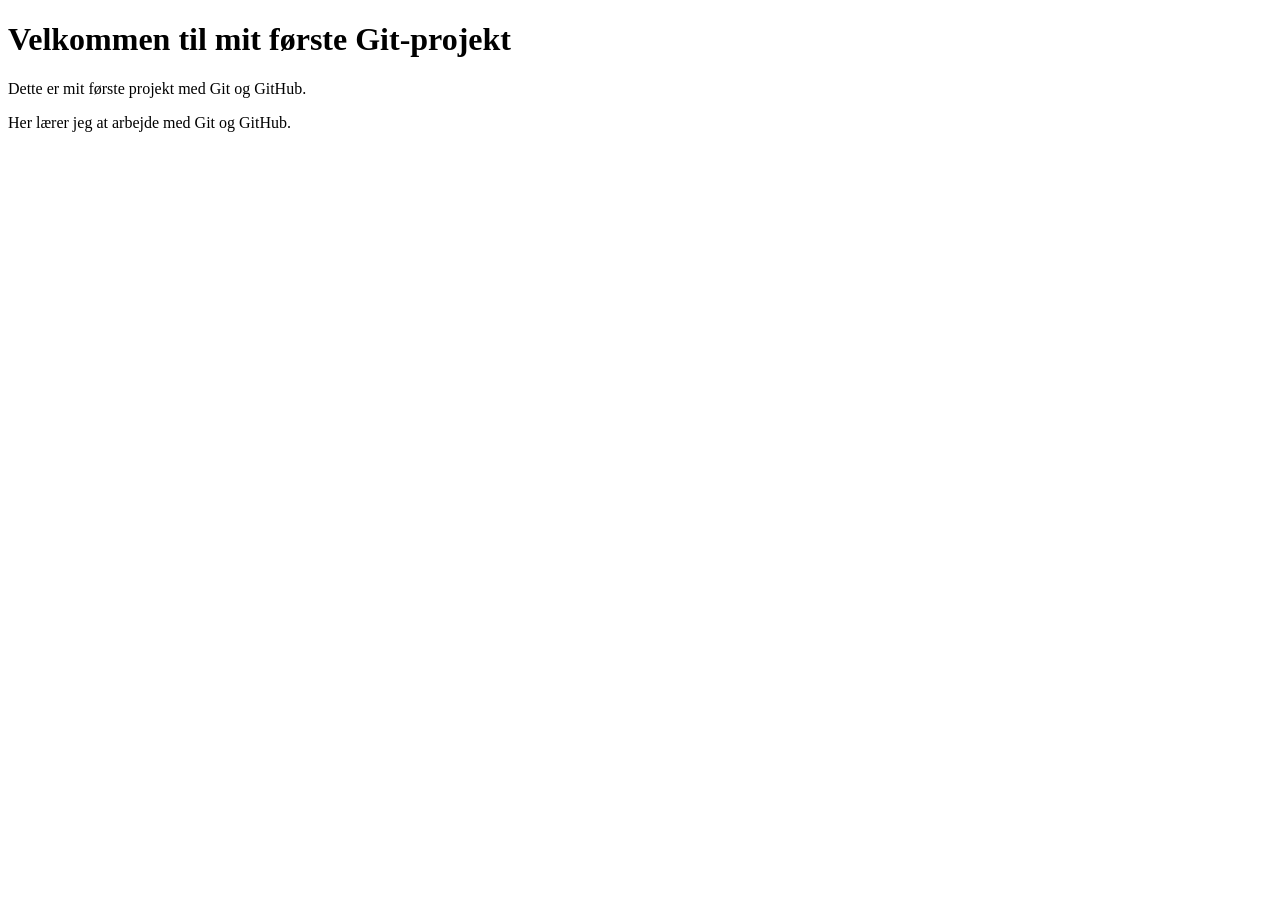
<file: index.html>
<!DOCTYPE html>
<html lang="en">
<head>
    <meta charset="UTF-8">
    <title>Title</title>
</head>
<body>
<h1>Velkommen til mit første Git-projekt</h1>
<p>Dette er mit første projekt med Git og GitHub.</p>
<p>Her lærer jeg at arbejde med Git og GitHub.<p></p>
</body>
</html>
</file>
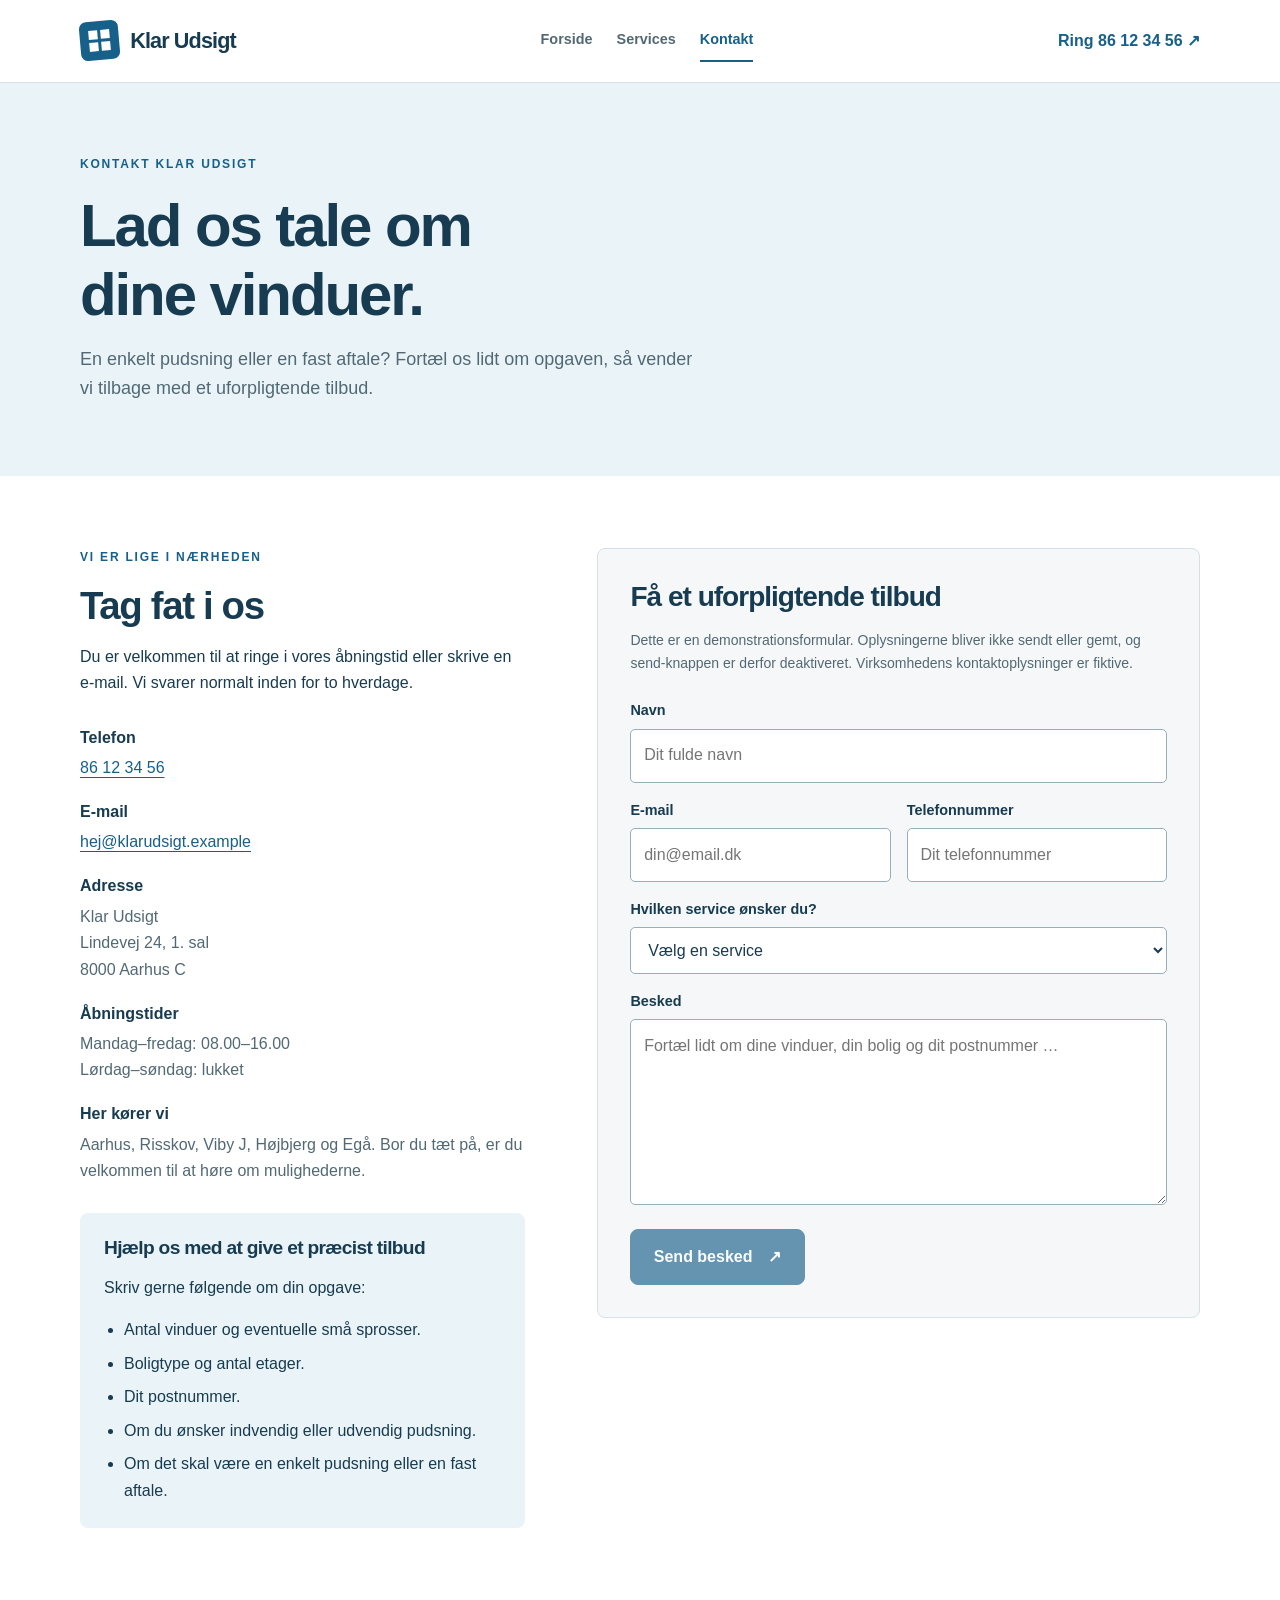
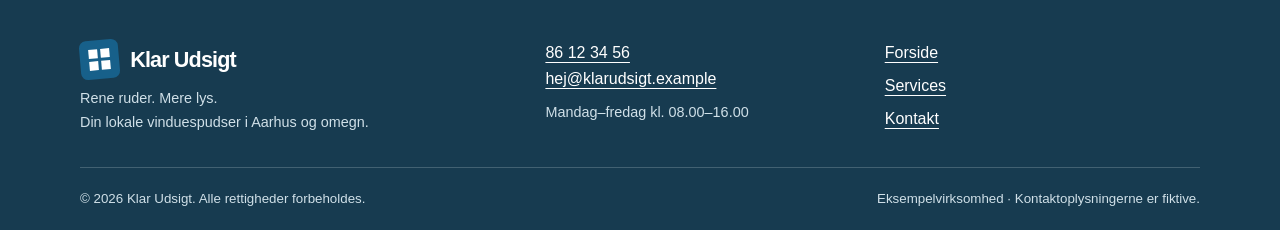
<file: window-cleaning/contact.html>
<!DOCTYPE html>
<html lang="da">
<head>
    <meta charset="UTF-8">
    <meta name="viewport" content="width=device-width, initial-scale=1.0">
    <meta name="description" content="Kontakt Klar Udsigt for et tilbud på vinduespudsning i Aarhus og omegn. Se kontaktoplysninger, åbningstider og oplysninger til dit tilbud.">
    <title>Kontakt og tilbud | Klar Udsigt</title>
    <link rel="stylesheet" href="css/styles.css">
</head>
<body>
    <a class="skip-link" href="#hovedindhold">Spring til indhold</a>
    <!-- Fælles header og hovednavigation -->
    <header class="site-header">
        <div class="container header-content">
            <a class="brand" href="index.html" aria-label="Klar Udsigt – til forsiden"><span class="brand-mark" aria-hidden="true"><span></span><span></span><span></span><span></span></span>Klar Udsigt</a>
            <nav class="main-navigation" aria-label="Hovednavigation">
                <ul>
                    <li><a href="index.html">Forside</a></li>
                    <li><a href="services.html">Services</a></li>
                    <li><a href="contact.html" aria-current="page">Kontakt</a></li>
                </ul>
            </nav>
            <a class="header-phone" href="tel:+4586123456">Ring 86 12 34 56 <span aria-hidden="true">↗</span></a>
        </div>
    </header>

    <main id="hovedindhold">
        <!-- Introduktion til kontakt -->
        <section class="page-intro" aria-labelledby="contact-title">
            <div class="container">
                <p class="eyebrow">Kontakt Klar Udsigt</p>
                <h1 id="contact-title">Lad os tale om<br>dine vinduer.</h1>
                <p class="lead">En enkelt pudsning eller en fast aftale? Fortæl os lidt om opgaven, så vender vi tilbage med et uforpligtende tilbud.</p>
            </div>
        </section>

        <!-- Kontaktoplysninger, hjælp til tilbud og kontaktformular -->
        <div class="container section contact-layout">
            <section class="contact-details" aria-labelledby="details-title">
                <p class="eyebrow">Vi er lige i nærheden</p>
                <h2 id="details-title">Tag fat i os</h2>
                <p>Du er velkommen til at ringe i vores åbningstid eller skrive en e-mail. Vi svarer normalt inden for to hverdage.</p>
                <dl>
                    <dt>Telefon</dt>
                    <dd><a href="tel:+4586123456">86 12 34 56</a></dd>
                    <dt>E-mail</dt>
                    <dd><a href="mailto:hej@klarudsigt.example">hej@klarudsigt.example</a></dd>
                    <dt>Adresse</dt>
                    <dd><address>Klar Udsigt<br>Lindevej 24, 1. sal<br>8000 Aarhus C</address></dd>
                    <dt>Åbningstider</dt>
                    <dd>Mandag–fredag: 08.00–16.00<br>Lørdag–søndag: lukket</dd>
                    <dt>Her kører vi</dt>
                    <dd>Aarhus, Risskov, Viby J, Højbjerg og Egå. Bor du tæt på, er du velkommen til at høre om mulighederne.</dd>
                </dl>
                <aside class="contact-help" aria-labelledby="help-title">
                    <h3 id="help-title">Hjælp os med at give et præcist tilbud</h3>
                    <p>Skriv gerne følgende om din opgave:</p>
                    <ul>
                        <li>Antal vinduer og eventuelle små sprosser.</li>
                        <li>Boligtype og antal etager.</li>
                        <li>Dit postnummer.</li>
                        <li>Om du ønsker indvendig eller udvendig pudsning.</li>
                        <li>Om det skal være en enkelt pudsning eller en fast aftale.</li>
                    </ul>
                </aside>
            </section>

            <section aria-labelledby="form-title">
                <form class="contact-form" aria-describedby="form-notice">
                    <h2 id="form-title">Få et uforpligtende tilbud</h2>
                    <p class="form-notice" id="form-notice">Dette er en demonstrationsformular. Oplysningerne bliver ikke sendt eller gemt, og send-knappen er derfor deaktiveret. Virksomhedens kontaktoplysninger er fiktive.</p>
                    <div class="form-grid">
                        <div class="form-field form-field-wide">
                            <label for="name">Navn</label>
                            <input type="text" id="name" name="name" autocomplete="name" placeholder="Dit fulde navn">
                        </div>
                        <div class="form-field">
                            <label for="email">E-mail</label>
                            <input type="email" id="email" name="email" autocomplete="email" placeholder="din@email.dk">
                        </div>
                        <div class="form-field">
                            <label for="phone">Telefonnummer</label>
                            <input type="tel" id="phone" name="phone" autocomplete="tel" placeholder="Dit telefonnummer">
                        </div>
                        <div class="form-field form-field-wide">
                            <label for="service">Hvilken service ønsker du?</label>
                            <select id="service" name="service">
                                <option value="">Vælg en service</option>
                                <option value="privat">Privat vinduespudsning</option>
                                <option value="erhverv">Erhvervsvinduespudsning</option>
                                <option value="abonnement">Fast abonnementsordning</option>
                                <option value="vejledning">Jeg har brug for vejledning</option>
                            </select>
                        </div>
                        <div class="form-field form-field-wide">
                            <label for="message">Besked</label>
                            <textarea id="message" name="message" rows="6" placeholder="Fortæl lidt om dine vinduer, din bolig og dit postnummer …"></textarea>
                        </div>
                    </div>
                    <button class="button" type="button" disabled>Send besked <span aria-hidden="true">↗</span></button>
                </form>
            </section>
        </div>
    </main>

    <!-- Fælles footer med kontakt og sidelinks -->
    <footer class="site-footer">
        <div class="container">
            <div class="footer-layout">
                <div>
                    <a class="brand" href="index.html"><span class="brand-mark" aria-hidden="true"><span></span><span></span><span></span><span></span></span>Klar Udsigt</a>
                    <p>Rene ruder. Mere lys.<br>Din lokale vinduespudser i Aarhus og omegn.</p>
                </div>
                <div class="footer-contact">
                    <a href="tel:+4586123456">86 12 34 56</a>
                    <a href="mailto:hej@klarudsigt.example">hej@klarudsigt.example</a>
                    <p>Mandag–fredag kl. 08.00–16.00</p>
                </div>
                <nav class="footer-links" aria-label="Navigation i sidefod">
                    <a href="index.html">Forside</a>
                    <a href="services.html">Services</a>
                    <a href="contact.html">Kontakt</a>
                </nav>
            </div>
            <div class="footer-bottom">
                <small>© 2026 Klar Udsigt. Alle rettigheder forbeholdes.</small>
                <small>Eksempelvirksomhed · Kontaktoplysningerne er fiktive.</small>
            </div>
        </div>
    </footer>
</body>
</html>
</file>
<file: window-cleaning/css/styles.css>
:root {
    --color-ink: #173b50;
    --color-muted: #526975;
    --color-blue: #17608a;
    --color-blue-dark: #104867;
    --color-sky: #eaf4f8;
    --color-paper: #ffffff;
    --color-soft: #f5f7f8;
    --color-line: #d5e1e7;
    --space-small: 1rem;
    --space-medium: 1.5rem;
    --space-large: 3rem;
    --radius: 8px;
    --content-width: 1120px;
}

/* Grundlag og fælles elementer */
* { box-sizing: border-box; }
body {
    margin: 0;
    color: var(--color-ink);
    background: var(--color-paper);
    font-family: "Segoe UI", Arial, sans-serif;
    font-size: 1rem;
    line-height: 1.65;
}
img { display: block; width: 100%; height: auto; }
a { color: var(--color-blue); text-underline-offset: 4px; }
a:hover { color: var(--color-blue-dark); }
h1, h2, h3, p { margin: 0 0 1rem; }
h1, h2, h3 { line-height: 1.15; letter-spacing: -0.035em; }
h1 { font-size: clamp(2.5rem, 6vw, 4.5rem); }
h2 { font-size: clamp(1.8rem, 3vw, 2.6rem); }
h3 { font-size: 1.35rem; }
ul { padding-left: 1.25rem; }
li + li { margin-top: 0.45rem; }
:focus-visible { outline: 3px solid #a14e00; outline-offset: 5px; }
.container { width: min(calc(100% - 2.5rem), var(--content-width)); margin-inline: auto; }
.section { padding-block: var(--space-large); }
.eyebrow { color: var(--color-blue); font-size: 0.75rem; font-weight: 700; letter-spacing: 0.15em; text-transform: uppercase; }
.lead { color: var(--color-muted); font-size: 1.125rem; max-width: 620px; }
.skip-link { position: absolute; top: -100px; left: 1rem; z-index: 2; padding: 0.75rem; background: white; }
.skip-link:focus { top: 1rem; }
.button {
    display: inline-flex;
    justify-content: center;
    align-items: center;
    gap: 1rem;
    padding: 0.85rem 1.4rem;
    border: 1px solid var(--color-blue);
    border-radius: var(--radius);
    background: var(--color-blue);
    color: white;
    font: inherit;
    font-weight: 600;
    text-decoration: none;
    cursor: pointer;
}
.button:hover { color: white; background: var(--color-blue-dark); border-color: var(--color-blue-dark); }
.button-secondary { color: var(--color-ink); background: transparent; border-color: var(--color-line); }
.button:disabled { opacity: 0.65; cursor: not-allowed; }
.button-row { display: flex; flex-wrap: wrap; gap: var(--space-small); margin-block: 1.75rem; }

/* Header og navigation */
.site-header { border-bottom: 1px solid var(--color-line); }
.header-content { display: flex; flex-wrap: wrap; align-items: center; justify-content: space-between; gap: 0.75rem; padding-block: 1.25rem; }
.brand { display: inline-flex; gap: 0.7rem; align-items: center; color: var(--color-ink); font-size: 1.35rem; font-weight: 750; text-decoration: none; letter-spacing: -0.04em; }
.brand-mark { display: grid; grid-template-columns: repeat(2, 9px); gap: 3px; padding: 9px; border-radius: 7px; background: var(--color-blue); transform: rotate(-5deg); }
.brand-mark span { width: 9px; height: 9px; background: white; }
.main-navigation ul { display: flex; gap: 1.5rem; list-style: none; padding: 0; margin: 0; }
.main-navigation li { margin: 0; }
.main-navigation a { display: block; padding-block: 0.5rem; color: var(--color-muted); font-size: 0.9rem; font-weight: 600; text-decoration: none; border-bottom: 2px solid transparent; }
.main-navigation a:hover, .main-navigation a[aria-current="page"] { color: var(--color-blue); border-color: var(--color-blue); }
.header-phone { display: none; font-weight: 600; text-decoration: none; }

/* Forside */
.hero { background: var(--color-sky); }
.hero-layout { display: grid; gap: var(--space-large); align-items: center; padding-block: var(--space-large); }
.hero h1 span { color: var(--color-blue); }
.hero-note { font-size: 0.875rem; color: var(--color-muted); margin: 0; }
.hero-media { position: relative; padding-bottom: 1.25rem; }
.hero-media img { aspect-ratio: 1.12; object-fit: cover; border-radius: var(--radius); }
.image-caption { position: absolute; bottom: 0; left: 1rem; right: 1rem; padding: 1rem 1.25rem; background: white; border: 1px solid var(--color-line); border-radius: var(--radius); font-size: 0.85rem; }
.image-caption strong { display: block; font-size: 1rem; }
.intro-layout { display: grid; gap: var(--space-medium); }
.intro-copy p { color: var(--color-muted); }
.benefits { display: grid; gap: var(--space-medium); padding-top: 2rem; margin-top: 1rem; border-top: 1px solid var(--color-line); }
.benefit-number { display: inline-block; color: var(--color-blue); font-size: 0.8rem; font-weight: 700; margin-bottom: 0.75rem; }
.benefits p, .service-card p { color: var(--color-muted); margin-bottom: 0; }
.benefits h3 { font-size: 1.15rem; }
.services-preview { background: var(--color-soft); }
.section-heading { display: flex; flex-wrap: wrap; gap: 1rem; justify-content: space-between; align-items: center; margin-bottom: 1.75rem; }
.section-heading h2 { margin-bottom: 0; }
.service-grid { display: grid; gap: var(--space-medium); }
.service-card { overflow: hidden; border: 1px solid var(--color-line); border-radius: var(--radius); background: white; }
.service-card img { aspect-ratio: 1.8; object-fit: cover; }
.service-card-content { padding: var(--space-medium); }
.service-card a { display: inline-block; margin-top: 1.25rem; font-weight: 600; }
.cta-layout { display: flex; flex-wrap: wrap; align-items: center; justify-content: space-between; gap: var(--space-medium); }
.cta-layout p { color: var(--color-muted); margin: 0; }

/* Services og kontakt */
.page-intro { padding-block: var(--space-large); background: var(--color-sky); }
.page-intro h1 { font-size: clamp(2.4rem, 5vw, 3.75rem); }
.page-intro .lead { margin-bottom: 0; }
.service-detail { display: grid; gap: 2rem; align-items: center; padding-block: 2.5rem; border-bottom: 1px solid var(--color-line); }
.service-detail:first-child { padding-top: 0; }
.service-detail:last-child { border-bottom: 0; padding-bottom: 0; }
.service-detail img { aspect-ratio: 1.5; object-fit: cover; border-radius: var(--radius); }
.service-detail p, .service-detail li { color: var(--color-muted); }
.service-detail h2 { font-size: 1.9rem; }
.cta-section { background: var(--color-sky); }
.contact-layout { display: grid; gap: var(--space-large); align-items: start; }
.contact-details dl { margin: 1.75rem 0; }
.contact-details dt { font-weight: 700; margin-top: 1.1rem; }
.contact-details dd { margin: 0.25rem 0 0; color: var(--color-muted); }
.contact-details address { font-style: normal; }
.contact-help { padding: var(--space-medium); border-radius: var(--radius); background: var(--color-sky); }
.contact-help h3 { font-size: 1.2rem; }
.contact-help ul { margin-bottom: 0; }
.contact-form { padding: var(--space-medium); background: var(--color-soft); border: 1px solid var(--color-line); border-radius: var(--radius); }
.contact-form h2 { font-size: 1.75rem; }
.form-notice { color: var(--color-muted); font-size: 0.875rem; }
.form-grid { display: grid; gap: var(--space-small); margin-block: 1.5rem; }
.form-field label { display: block; margin-bottom: 0.35rem; font-weight: 600; font-size: 0.9rem; }
.form-field input, .form-field select, .form-field textarea { display: block; width: 100%; min-width: 0; padding: 0.8rem; border: 1px solid #97aebc; border-radius: 5px; background: white; color: var(--color-ink); font: inherit; }
.form-field textarea { resize: vertical; min-height: 150px; }

/* Footer */
.site-footer { padding-block: 2.5rem 1.25rem; color: white; background: var(--color-ink); }
.footer-layout { display: grid; gap: 1.5rem; padding-bottom: 2rem; }
.site-footer .brand, .site-footer a { color: white; }
.site-footer a:hover { color: #bde3f5; }
.site-footer p { margin: 0.5rem 0 0; color: #d0e0e8; font-size: 0.9rem; }
.footer-links { display: flex; flex-wrap: wrap; gap: 1.25rem; }
.footer-contact a { display: block; }
.footer-bottom { display: flex; flex-wrap: wrap; justify-content: space-between; gap: 0.5rem; border-top: 1px solid #426172; padding-top: 1.25rem; }
.footer-bottom small { color: #d0e0e8; }

/* Mobile-first: tablet og desktop */
@media (min-width: 640px) {
    .benefits, .service-grid { grid-template-columns: repeat(3, 1fr); }
    .form-grid { grid-template-columns: repeat(2, minmax(0, 1fr)); }
    .form-field-wide { grid-column: 1 / -1; }
    .footer-layout { grid-template-columns: 1.4fr 1fr 1fr; }
    .footer-links { flex-direction: column; gap: 0.4rem; }
}
@media (min-width: 900px) {
    :root { --space-large: 4.5rem; }
    .header-phone { display: inline; }
    .hero-layout { grid-template-columns: 1.05fr 1fr; gap: 4rem; }
    .intro-layout { grid-template-columns: 1fr 1fr; gap: 4rem; }
    .service-detail { grid-template-columns: 1fr 1.1fr; gap: 4rem; }
    .contact-layout { grid-template-columns: 0.85fr 1.15fr; }
    .contact-form { padding: 2rem; }
}
</file>
